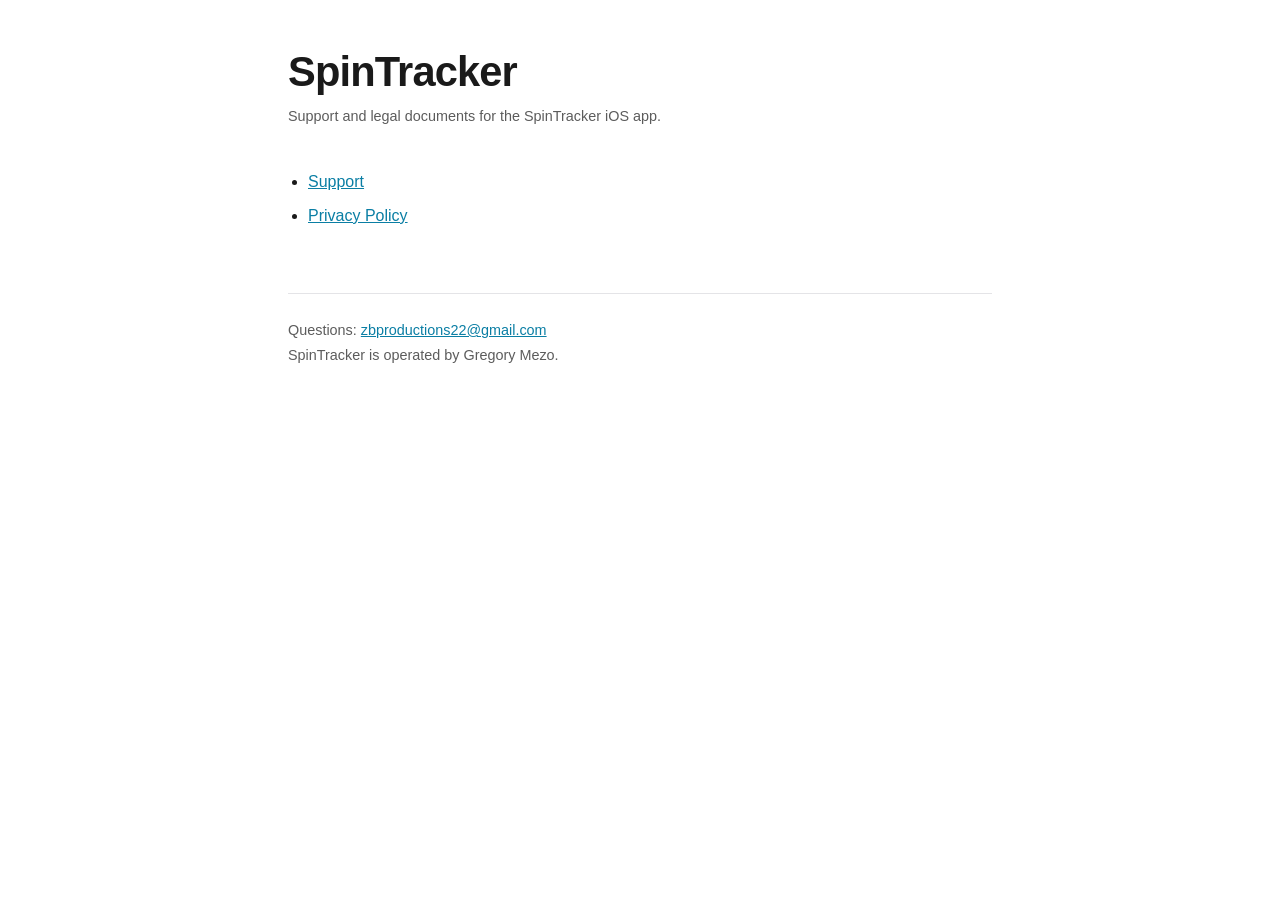
<file: index.html>
<!doctype html>
<html lang="en">
<head>
<meta charset="utf-8">
<meta name="viewport" content="width=device-width, initial-scale=1">
<title>SpinTracker — Support &amp; Legal</title>
<meta name="description" content="Support and legal documents for the SpinTracker iOS app.">
<link rel="stylesheet" href="style.css">
</head>
<body>
<main>
<h1>SpinTracker</h1>
<p class="effective">Support and legal documents for the SpinTracker iOS app.</p>
<ul>
<li><a href="support.html">Support</a></li>
<li><a href="privacy-policy.html">Privacy Policy</a></li>
</ul>
<footer>
Questions: <a href="mailto:zbproductions22@gmail.com">zbproductions22@gmail.com</a><br>
SpinTracker is operated by Gregory Mezo.
</footer>
</main>
</body>
</html>
</file>
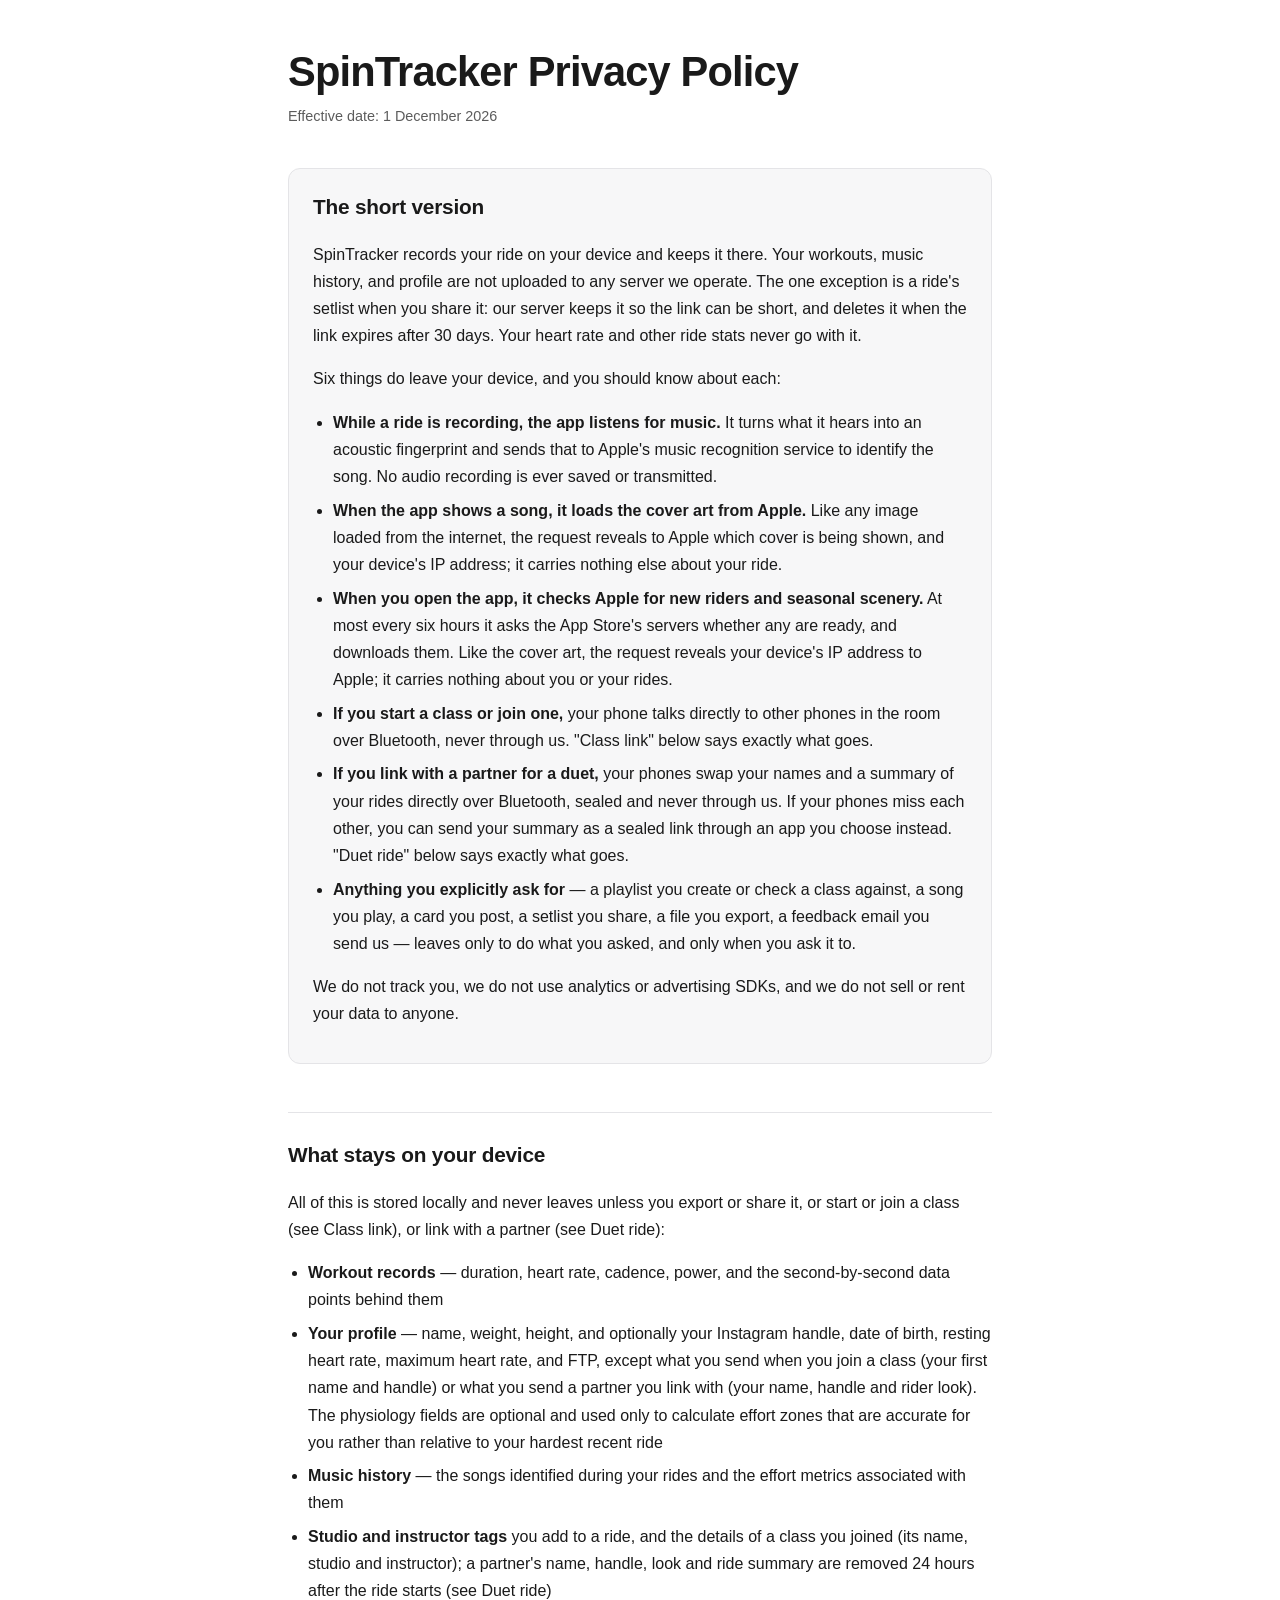
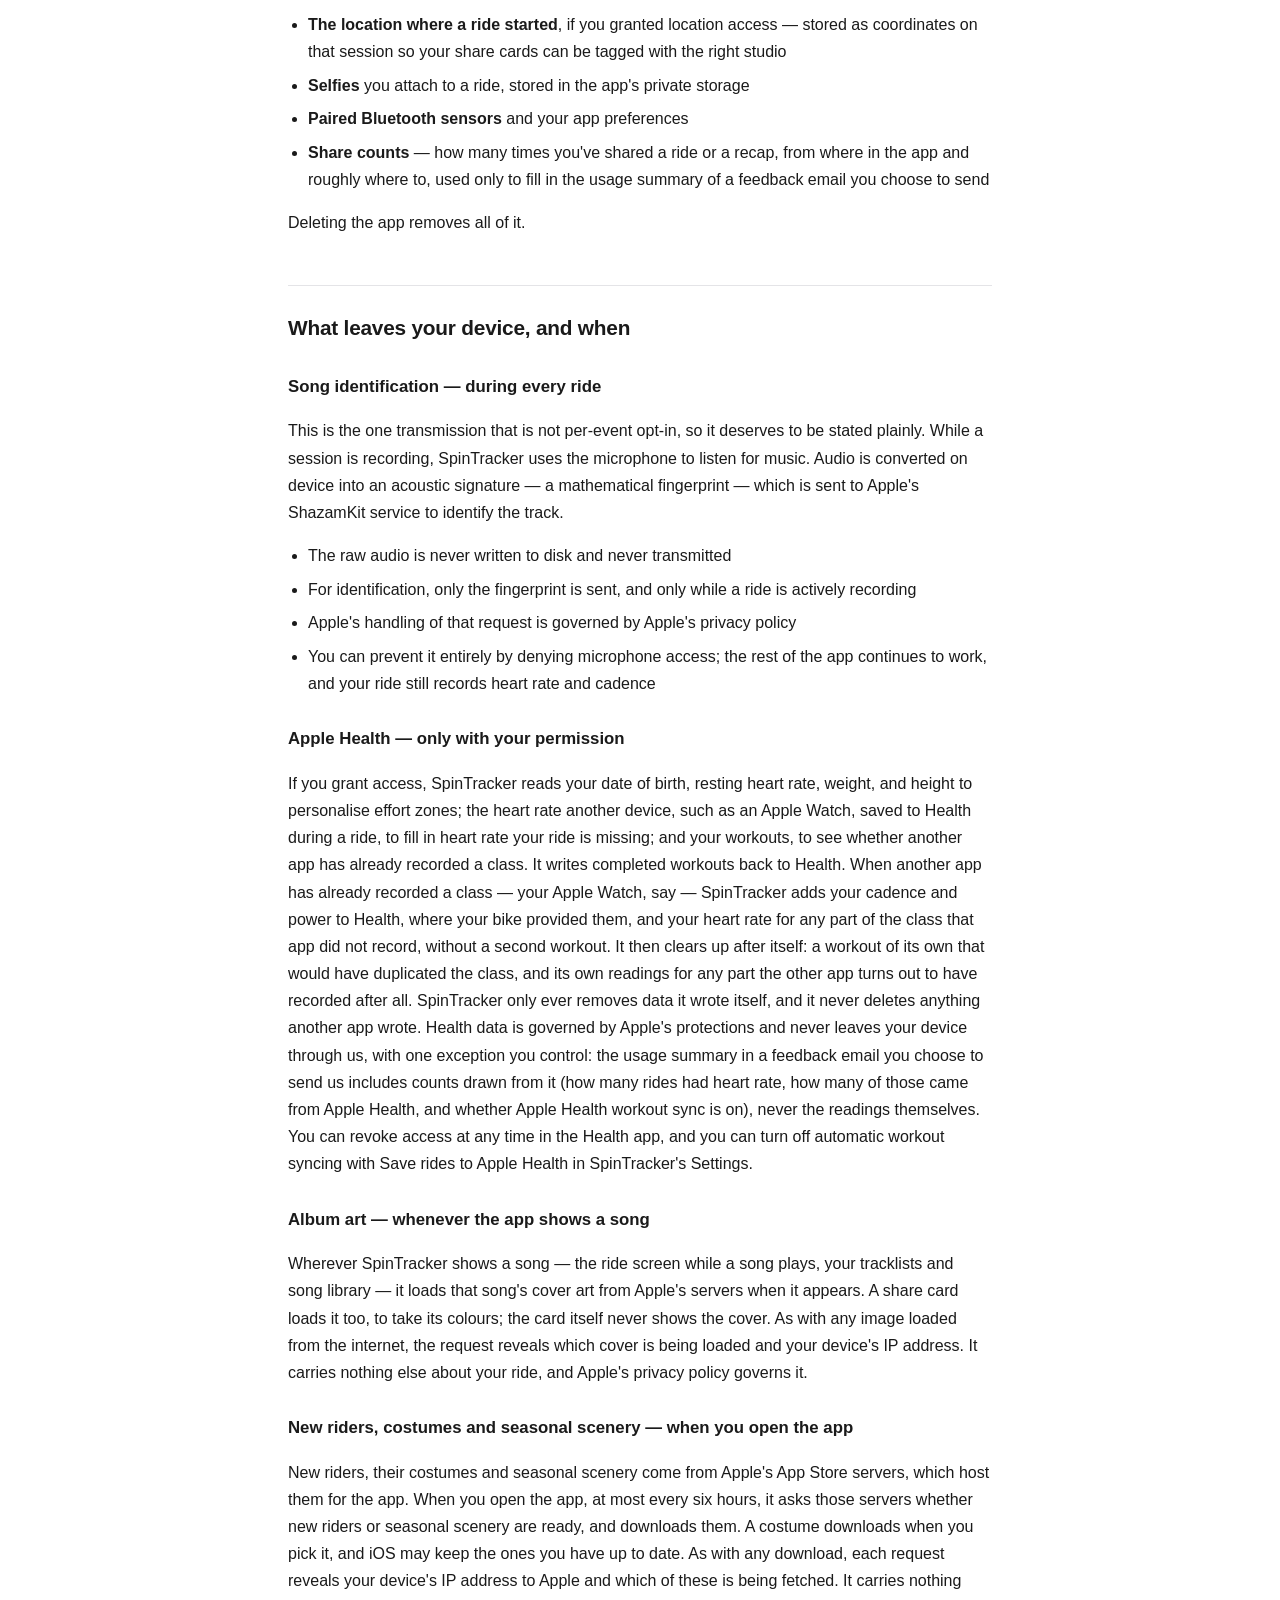
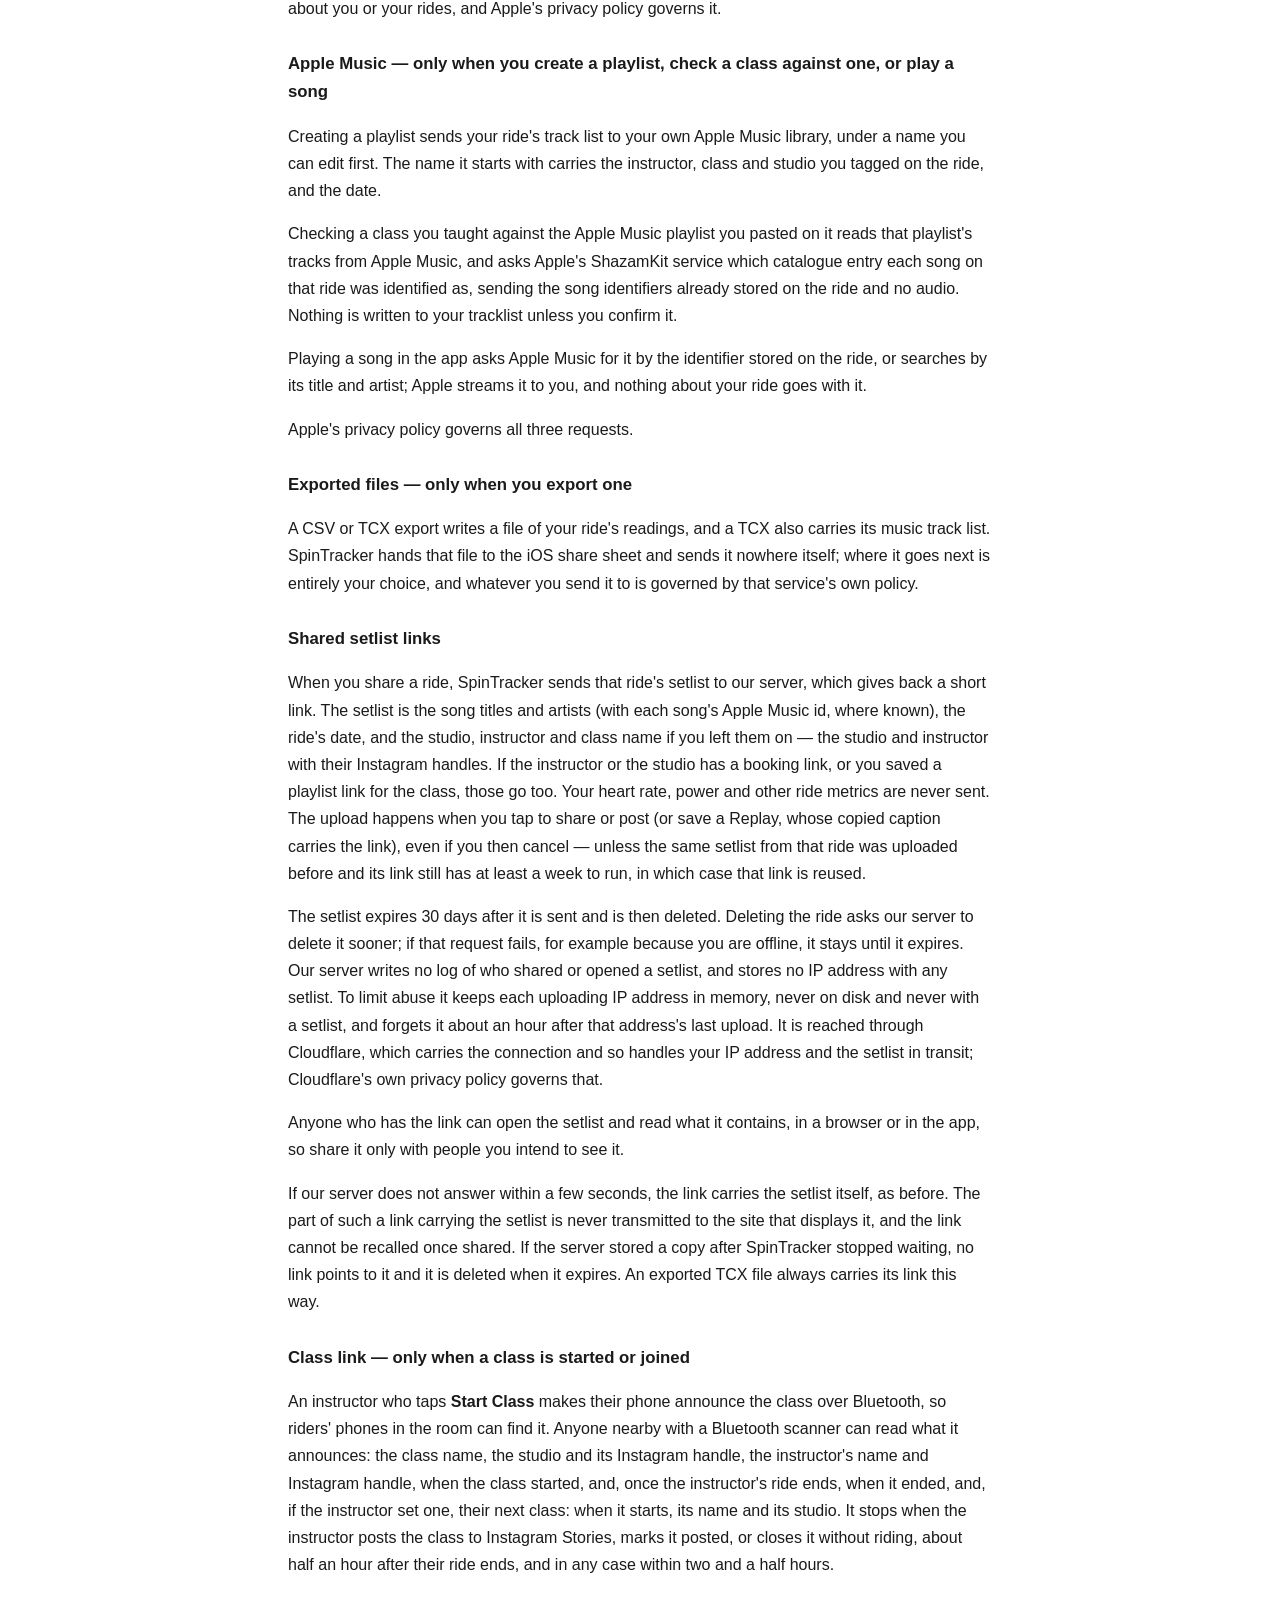
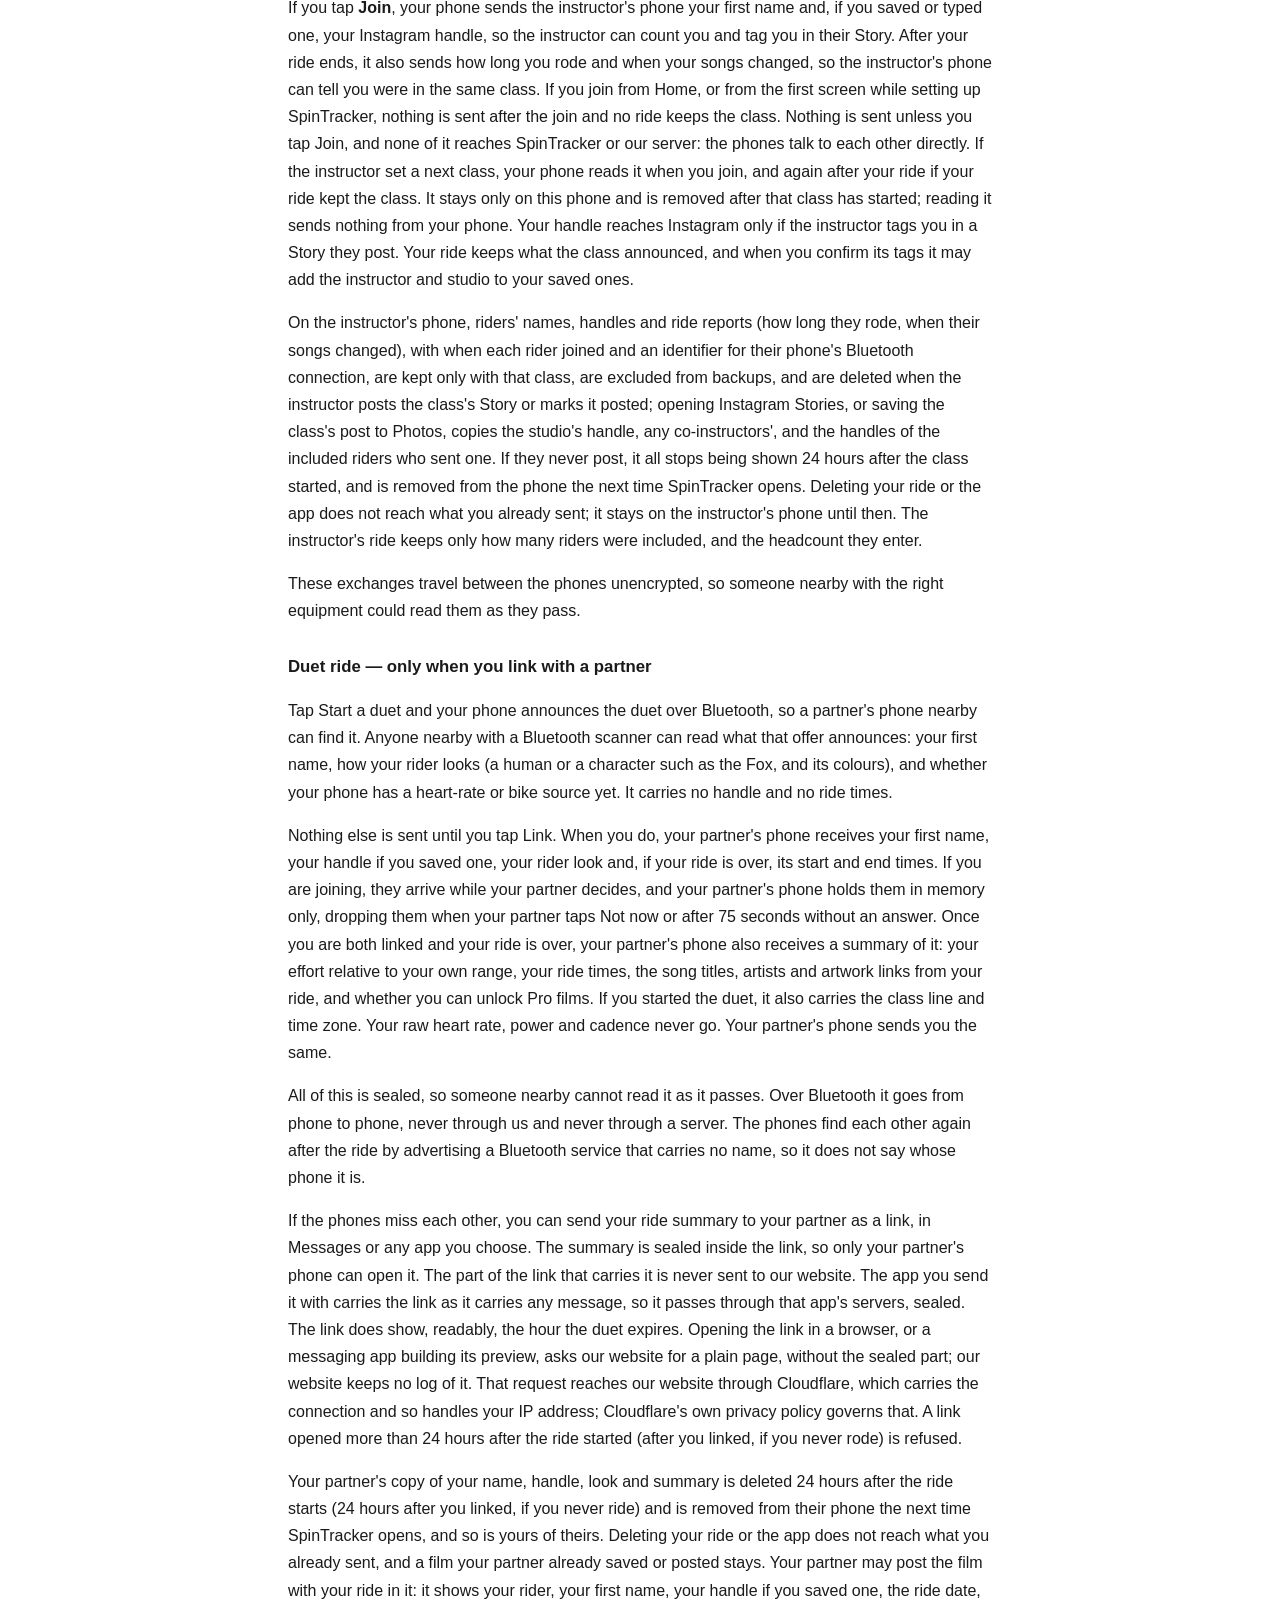
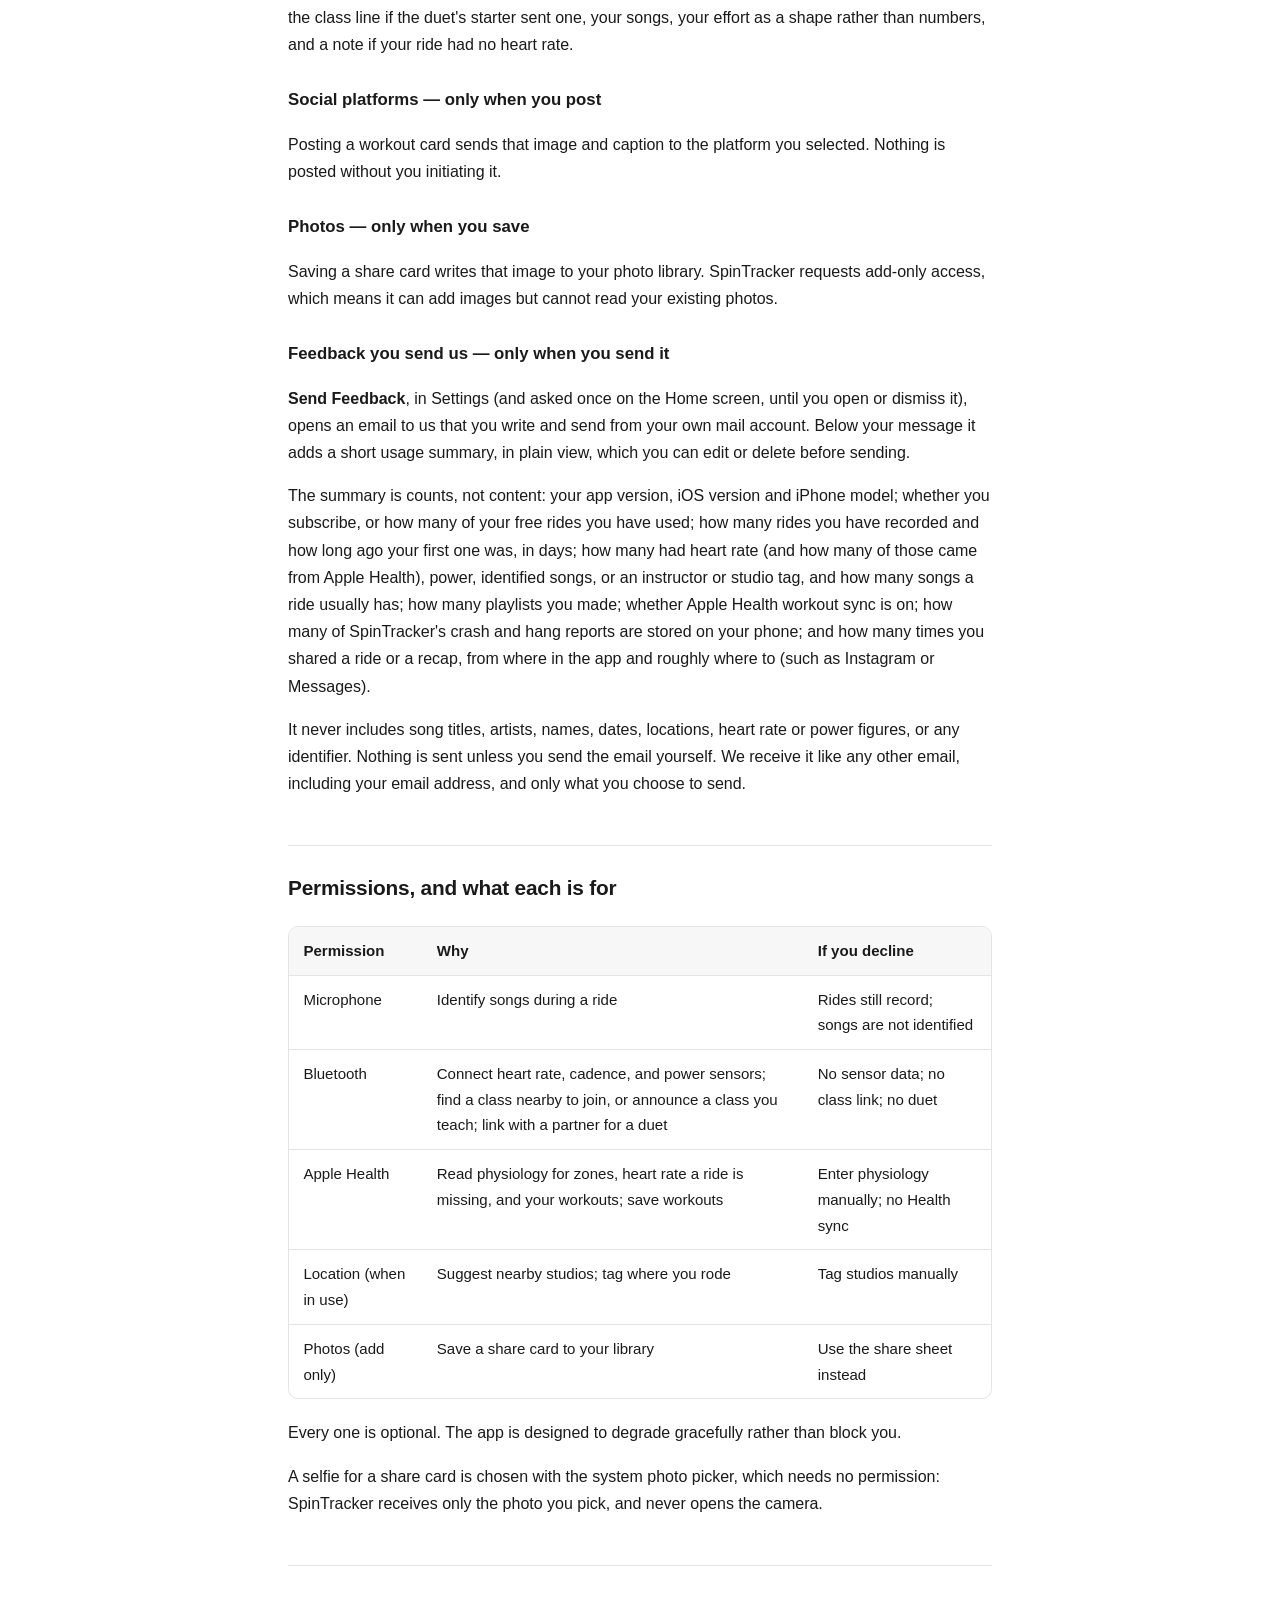
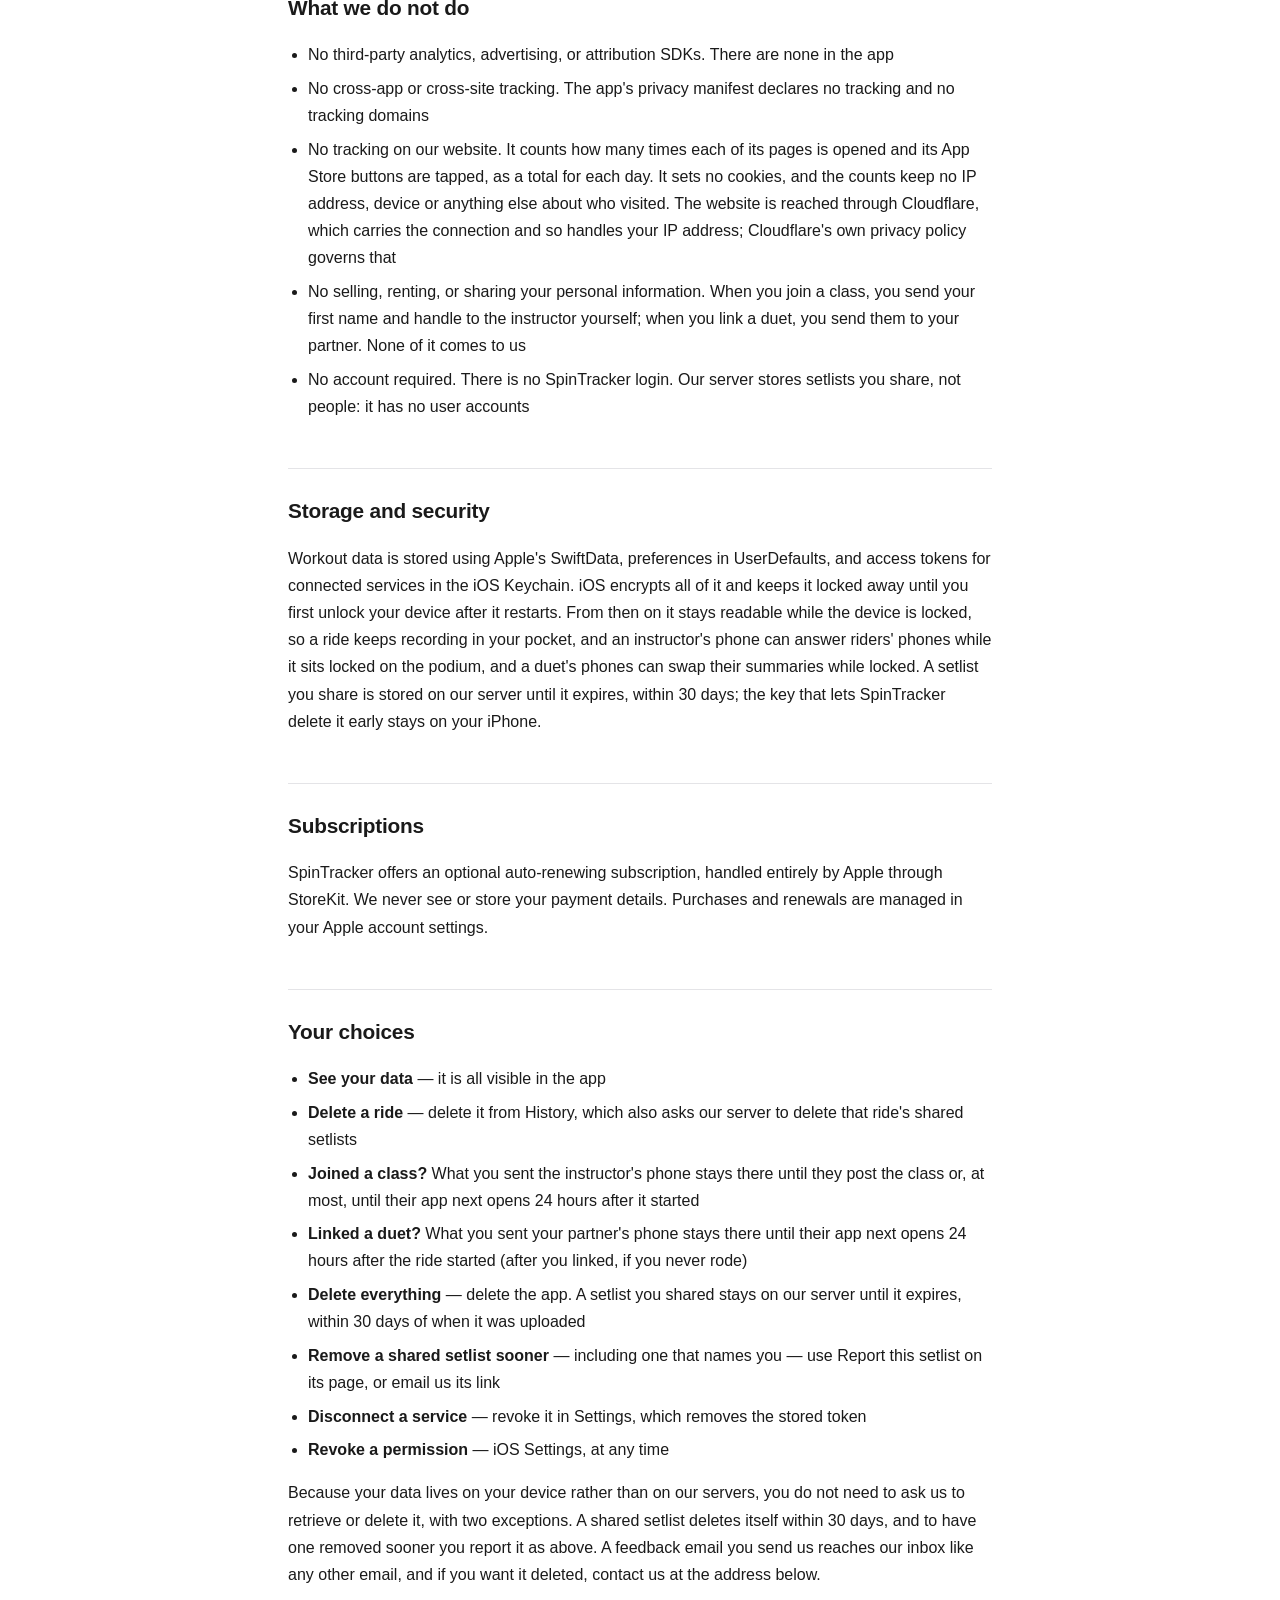
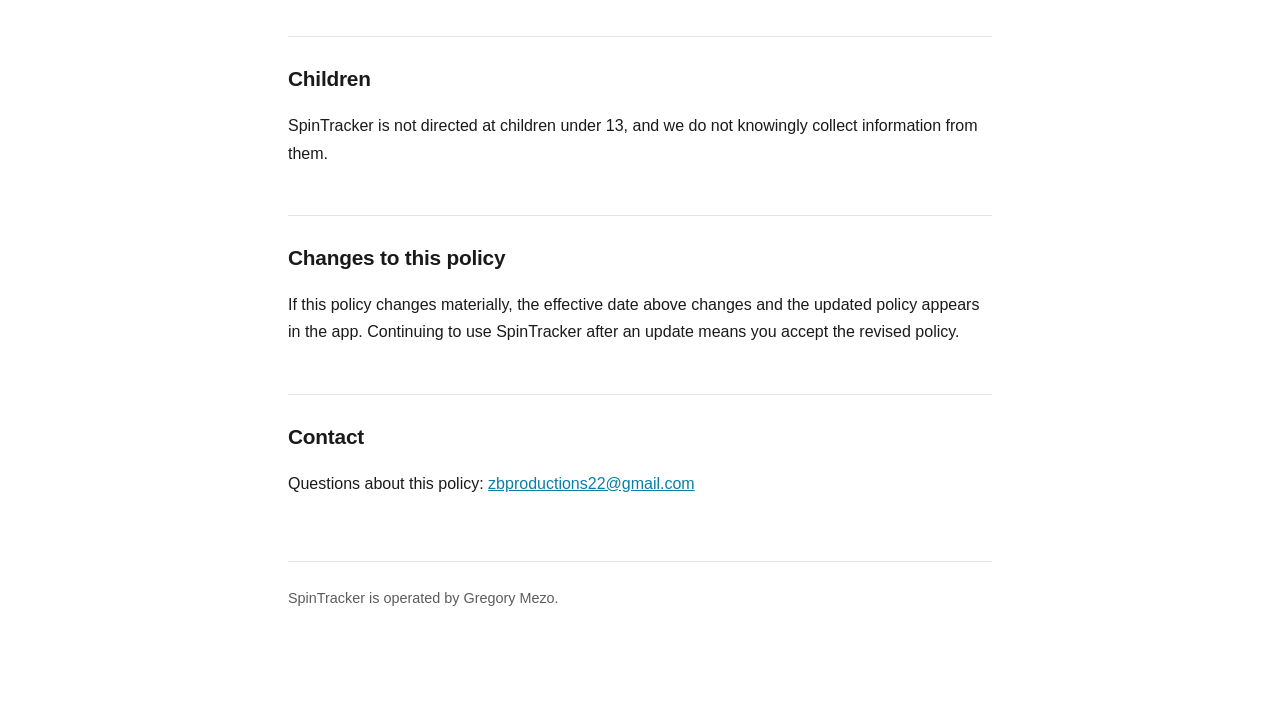
<file: privacy-policy.html>
<!doctype html>
<html lang="en">
<head>
<meta charset="utf-8">
<meta name="viewport" content="width=device-width, initial-scale=1">
<title>Privacy Policy — SpinTracker</title>
<meta name="description" content="How SpinTracker handles your workout, music, health and location data.">
<link rel="stylesheet" href="style.css">
</head>
<body>
<main>

<h1>SpinTracker Privacy Policy</h1>
<p class="effective">Effective date: 1 December 2026</p>
<div class="lede">
<h2>The short version</h2>
<p>SpinTracker records your ride on your device and keeps it there. Your workouts, music history, and profile are not uploaded to any server we operate. The one exception is a ride's setlist when you share it: our server keeps it so the link can be short, and deletes it when the link expires after 30 days. Your heart rate and other ride stats never go with it.</p>
<p>Six things do leave your device, and you should know about each:</p>
<ul>
<li><strong>While a ride is recording, the app listens for music.</strong> It turns what it hears into an acoustic fingerprint and sends that to Apple's music recognition service to identify the song. No audio recording is ever saved or transmitted.</li>
<li><strong>When the app shows a song, it loads the cover art from Apple.</strong> Like any image loaded from the internet, the request reveals to Apple which cover is being shown, and your device's IP address; it carries nothing else about your ride.</li>
<li><strong>When you open the app, it checks Apple for new riders and seasonal scenery.</strong> At most every six hours it asks the App Store's servers whether any are ready, and downloads them. Like the cover art, the request reveals your device's IP address to Apple; it carries nothing about you or your rides.</li>
<li><strong>If you start a class or join one,</strong> your phone talks directly to other phones in the room over Bluetooth, never through us. "Class link" below says exactly what goes.</li>
<li><strong>If you link with a partner for a duet,</strong> your phones swap your names and a summary of your rides directly over Bluetooth, sealed and never through us. If your phones miss each other, you can send your summary as a sealed link through an app you choose instead. "Duet ride" below says exactly what goes.</li>
<li><strong>Anything you explicitly ask for</strong> — a playlist you create or check a class against, a song you play, a card you post, a setlist you share, a file you export, a feedback email you send us — leaves only to do what you asked, and only when you ask it to.</li>
</ul>
<p>We do not track you, we do not use analytics or advertising SDKs, and we do not sell or rent your data to anyone.</p>
</div>

<h2>What stays on your device</h2>
<p>All of this is stored locally and never leaves unless you export or share it, or start or join a class (see Class link), or link with a partner (see Duet ride):</p>
<ul>
<li><strong>Workout records</strong> — duration, heart rate, cadence, power, and the second-by-second data points behind them</li>
<li><strong>Your profile</strong> — name, weight, height, and optionally your Instagram handle, date of birth, resting heart rate, maximum heart rate, and FTP, except what you send when you join a class (your first name and handle) or what you send a partner you link with (your name, handle and rider look). The physiology fields are optional and used only to calculate effort zones that are accurate for you rather than relative to your hardest recent ride</li>
<li><strong>Music history</strong> — the songs identified during your rides and the effort metrics associated with them</li>
<li><strong>Studio and instructor tags</strong> you add to a ride, and the details of a class you joined (its name, studio and instructor); a partner's name, handle, look and ride summary are removed 24 hours after the ride starts (see Duet ride)</li>
<li><strong>The location where a ride started</strong>, if you granted location access — stored as coordinates on that session so your share cards can be tagged with the right studio</li>
<li><strong>Selfies</strong> you attach to a ride, stored in the app's private storage</li>
<li><strong>Paired Bluetooth sensors</strong> and your app preferences</li>
<li><strong>Share counts</strong> — how many times you've shared a ride or a recap, from where in the app and roughly where to, used only to fill in the usage summary of a feedback email you choose to send</li>
</ul>
<p>Deleting the app removes all of it.</p>
<h2>What leaves your device, and when</h2>
<h3>Song identification — during every ride</h3>
<p>This is the one transmission that is not per-event opt-in, so it deserves to be stated plainly. While a session is recording, SpinTracker uses the microphone to listen for music. Audio is converted on device into an acoustic signature — a mathematical fingerprint — which is sent to Apple's ShazamKit service to identify the track.</p>
<ul>
<li>The raw audio is never written to disk and never transmitted</li>
<li>For identification, only the fingerprint is sent, and only while a ride is actively recording</li>
<li>Apple's handling of that request is governed by Apple's privacy policy</li>
<li>You can prevent it entirely by denying microphone access; the rest of the app continues to work, and your ride still records heart rate and cadence</li>
</ul>
<h3>Apple Health — only with your permission</h3>
<p>If you grant access, SpinTracker reads your date of birth, resting heart rate, weight, and height to personalise effort zones; the heart rate another device, such as an Apple Watch, saved to Health during a ride, to fill in heart rate your ride is missing; and your workouts, to see whether another app has already recorded a class. It writes completed workouts back to Health. When another app has already recorded a class — your Apple Watch, say — SpinTracker adds your cadence and power to Health, where your bike provided them, and your heart rate for any part of the class that app did not record, without a second workout. It then clears up after itself: a workout of its own that would have duplicated the class, and its own readings for any part the other app turns out to have recorded after all. SpinTracker only ever removes data it wrote itself, and it never deletes anything another app wrote. Health data is governed by Apple's protections and never leaves your device through us, with one exception you control: the usage summary in a feedback email you choose to send us includes counts drawn from it (how many rides had heart rate, how many of those came from Apple Health, and whether Apple Health workout sync is on), never the readings themselves. You can revoke access at any time in the Health app, and you can turn off automatic workout syncing with Save rides to Apple Health in SpinTracker's Settings.</p>
<h3>Album art — whenever the app shows a song</h3>
<p>Wherever SpinTracker shows a song — the ride screen while a song plays, your tracklists and song library — it loads that song's cover art from Apple's servers when it appears. A share card loads it too, to take its colours; the card itself never shows the cover. As with any image loaded from the internet, the request reveals which cover is being loaded and your device's IP address. It carries nothing else about your ride, and Apple's privacy policy governs it.</p>
<h3>New riders, costumes and seasonal scenery — when you open the app</h3>
<p>New riders, their costumes and seasonal scenery come from Apple's App Store servers, which host them for the app. When you open the app, at most every six hours, it asks those servers whether new riders or seasonal scenery are ready, and downloads them. A costume downloads when you pick it, and iOS may keep the ones you have up to date. As with any download, each request reveals your device's IP address to Apple and which of these is being fetched. It carries nothing about you or your rides, and Apple's privacy policy governs it.</p>
<h3>Apple Music — only when you create a playlist, check a class against one, or play a song</h3>
<p>Creating a playlist sends your ride's track list to your own Apple Music library, under a name you can edit first. The name it starts with carries the instructor, class and studio you tagged on the ride, and the date.</p>
<p>Checking a class you taught against the Apple Music playlist you pasted on it reads that playlist's tracks from Apple Music, and asks Apple's ShazamKit service which catalogue entry each song on that ride was identified as, sending the song identifiers already stored on the ride and no audio. Nothing is written to your tracklist unless you confirm it.</p>
<p>Playing a song in the app asks Apple Music for it by the identifier stored on the ride, or searches by its title and artist; Apple streams it to you, and nothing about your ride goes with it.</p>
<p>Apple's privacy policy governs all three requests.</p>
<h3>Exported files — only when you export one</h3>
<p>A CSV or TCX export writes a file of your ride's readings, and a TCX also carries its music track list. SpinTracker hands that file to the iOS share sheet and sends it nowhere itself; where it goes next is entirely your choice, and whatever you send it to is governed by that service's own policy.</p>
<h3>Shared setlist links</h3>
<p>When you share a ride, SpinTracker sends that ride's setlist to our server, which gives back a short link. The setlist is the song titles and artists (with each song's Apple Music id, where known), the ride's date, and the studio, instructor and class name if you left them on — the studio and instructor with their Instagram handles. If the instructor or the studio has a booking link, or you saved a playlist link for the class, those go too. Your heart rate, power and other ride metrics are never sent. The upload happens when you tap to share or post (or save a Replay, whose copied caption carries the link), even if you then cancel — unless the same setlist from that ride was uploaded before and its link still has at least a week to run, in which case that link is reused.</p>
<p>The setlist expires 30 days after it is sent and is then deleted. Deleting the ride asks our server to delete it sooner; if that request fails, for example because you are offline, it stays until it expires. Our server writes no log of who shared or opened a setlist, and stores no IP address with any setlist. To limit abuse it keeps each uploading IP address in memory, never on disk and never with a setlist, and forgets it about an hour after that address's last upload. It is reached through Cloudflare, which carries the connection and so handles your IP address and the setlist in transit; Cloudflare's own privacy policy governs that.</p>
<p>Anyone who has the link can open the setlist and read what it contains, in a browser or in the app, so share it only with people you intend to see it.</p>
<p>If our server does not answer within a few seconds, the link carries the setlist itself, as before. The part of such a link carrying the setlist is never transmitted to the site that displays it, and the link cannot be recalled once shared. If the server stored a copy after SpinTracker stopped waiting, no link points to it and it is deleted when it expires. An exported TCX file always carries its link this way.</p>
<h3>Class link — only when a class is started or joined</h3>
<p>An instructor who taps <strong>Start Class</strong> makes their phone announce the class over Bluetooth, so riders' phones in the room can find it. Anyone nearby with a Bluetooth scanner can read what it announces: the class name, the studio and its Instagram handle, the instructor's name and Instagram handle, when the class started, and, once the instructor's ride ends, when it ended, and, if the instructor set one, their next class: when it starts, its name and its studio. It stops when the instructor posts the class to Instagram Stories, marks it posted, or closes it without riding, about half an hour after their ride ends, and in any case within two and a half hours.</p>
<p>If you tap <strong>Join</strong>, your phone sends the instructor's phone your first name and, if you saved or typed one, your Instagram handle, so the instructor can count you and tag you in their Story. After your ride ends, it also sends how long you rode and when your songs changed, so the instructor's phone can tell you were in the same class. If you join from Home, or from the first screen while setting up SpinTracker, nothing is sent after the join and no ride keeps the class. Nothing is sent unless you tap Join, and none of it reaches SpinTracker or our server: the phones talk to each other directly. If the instructor set a next class, your phone reads it when you join, and again after your ride if your ride kept the class. It stays only on this phone and is removed after that class has started; reading it sends nothing from your phone. Your handle reaches Instagram only if the instructor tags you in a Story they post. Your ride keeps what the class announced, and when you confirm its tags it may add the instructor and studio to your saved ones.</p>
<p>On the instructor's phone, riders' names, handles and ride reports (how long they rode, when their songs changed), with when each rider joined and an identifier for their phone's Bluetooth connection, are kept only with that class, are excluded from backups, and are deleted when the instructor posts the class's Story or marks it posted; opening Instagram Stories, or saving the class's post to Photos, copies the studio's handle, any co-instructors', and the handles of the included riders who sent one. If they never post, it all stops being shown 24 hours after the class started, and is removed from the phone the next time SpinTracker opens. Deleting your ride or the app does not reach what you already sent; it stays on the instructor's phone until then. The instructor's ride keeps only how many riders were included, and the headcount they enter.</p>
<p>These exchanges travel between the phones unencrypted, so someone nearby with the right equipment could read them as they pass.</p>
<h3>Duet ride — only when you link with a partner</h3>
<p>Tap Start a duet and your phone announces the duet over Bluetooth, so a partner's phone nearby can find it. Anyone nearby with a Bluetooth scanner can read what that offer announces: your first name, how your rider looks (a human or a character such as the Fox, and its colours), and whether your phone has a heart-rate or bike source yet. It carries no handle and no ride times.</p>
<p>Nothing else is sent until you tap Link. When you do, your partner's phone receives your first name, your handle if you saved one, your rider look and, if your ride is over, its start and end times. If you are joining, they arrive while your partner decides, and your partner's phone holds them in memory only, dropping them when your partner taps Not now or after 75 seconds without an answer. Once you are both linked and your ride is over, your partner's phone also receives a summary of it: your effort relative to your own range, your ride times, the song titles, artists and artwork links from your ride, and whether you can unlock Pro films. If you started the duet, it also carries the class line and time zone. Your raw heart rate, power and cadence never go. Your partner's phone sends you the same.</p>
<p>All of this is sealed, so someone nearby cannot read it as it passes. Over Bluetooth it goes from phone to phone, never through us and never through a server. The phones find each other again after the ride by advertising a Bluetooth service that carries no name, so it does not say whose phone it is.</p>
<p>If the phones miss each other, you can send your ride summary to your partner as a link, in Messages or any app you choose. The summary is sealed inside the link, so only your partner's phone can open it. The part of the link that carries it is never sent to our website. The app you send it with carries the link as it carries any message, so it passes through that app's servers, sealed. The link does show, readably, the hour the duet expires. Opening the link in a browser, or a messaging app building its preview, asks our website for a plain page, without the sealed part; our website keeps no log of it. That request reaches our website through Cloudflare, which carries the connection and so handles your IP address; Cloudflare's own privacy policy governs that. A link opened more than 24 hours after the ride started (after you linked, if you never rode) is refused.</p>
<p>Your partner's copy of your name, handle, look and summary is deleted 24 hours after the ride starts (24 hours after you linked, if you never ride) and is removed from their phone the next time SpinTracker opens, and so is yours of theirs. Deleting your ride or the app does not reach what you already sent, and a film your partner already saved or posted stays. Your partner may post the film with your ride in it: it shows your rider, your first name, your handle if you saved one, the ride date, the class line if the duet's starter sent one, your songs, your effort as a shape rather than numbers, and a note if your ride had no heart rate.</p>
<h3>Social platforms — only when you post</h3>
<p>Posting a workout card sends that image and caption to the platform you selected. Nothing is posted without you initiating it.</p>
<h3>Photos — only when you save</h3>
<p>Saving a share card writes that image to your photo library. SpinTracker requests add-only access, which means it can add images but cannot read your existing photos.</p>
<h3>Feedback you send us — only when you send it</h3>
<p><strong>Send Feedback</strong>, in Settings (and asked once on the Home screen, until you open or dismiss it), opens an email to us that you write and send from your own mail account. Below your message it adds a short usage summary, in plain view, which you can edit or delete before sending.</p>
<p>The summary is counts, not content: your app version, iOS version and iPhone model; whether you subscribe, or how many of your free rides you have used; how many rides you have recorded and how long ago your first one was, in days; how many had heart rate (and how many of those came from Apple Health), power, identified songs, or an instructor or studio tag, and how many songs a ride usually has; how many playlists you made; whether Apple Health workout sync is on; how many of SpinTracker's crash and hang reports are stored on your phone; and how many times you shared a ride or a recap, from where in the app and roughly where to (such as Instagram or Messages).</p>
<p>It never includes song titles, artists, names, dates, locations, heart rate or power figures, or any identifier. Nothing is sent unless you send the email yourself. We receive it like any other email, including your email address, and only what you choose to send.</p>
<h2>Permissions, and what each is for</h2>
<div class="table-wrap">
<table>
<thead>
<tr><th>Permission</th><th>Why</th><th>If you decline</th></tr>
</thead>
<tbody>
<tr><td>Microphone</td><td>Identify songs during a ride</td><td>Rides still record; songs are not identified</td></tr>
<tr><td>Bluetooth</td><td>Connect heart rate, cadence, and power sensors; find a class nearby to join, or announce a class you teach; link with a partner for a duet</td><td>No sensor data; no class link; no duet</td></tr>
<tr><td>Apple Health</td><td>Read physiology for zones, heart rate a ride is missing, and your workouts; save workouts</td><td>Enter physiology manually; no Health sync</td></tr>
<tr><td>Location (when in use)</td><td>Suggest nearby studios; tag where you rode</td><td>Tag studios manually</td></tr>
<tr><td>Photos (add only)</td><td>Save a share card to your library</td><td>Use the share sheet instead</td></tr>
</tbody>
</table>
</div>
<p>Every one is optional. The app is designed to degrade gracefully rather than block you.</p>
<p>A selfie for a share card is chosen with the system photo picker, which needs no permission: SpinTracker receives only the photo you pick, and never opens the camera.</p>
<h2>What we do not do</h2>
<ul>
<li>No third-party analytics, advertising, or attribution SDKs. There are none in the app</li>
<li>No cross-app or cross-site tracking. The app's privacy manifest declares no tracking and no tracking domains</li>
<li>No tracking on our website. It counts how many times each of its pages is opened and its App Store buttons are tapped, as a total for each day. It sets no cookies, and the counts keep no IP address, device or anything else about who visited. The website is reached through Cloudflare, which carries the connection and so handles your IP address; Cloudflare's own privacy policy governs that</li>
<li>No selling, renting, or sharing your personal information. When you join a class, you send your first name and handle to the instructor yourself; when you link a duet, you send them to your partner. None of it comes to us</li>
<li>No account required. There is no SpinTracker login. Our server stores setlists you share, not people: it has no user accounts</li>
</ul>
<h2>Storage and security</h2>
<p>Workout data is stored using Apple's SwiftData, preferences in UserDefaults, and access tokens for connected services in the iOS Keychain. iOS encrypts all of it and keeps it locked away until you first unlock your device after it restarts. From then on it stays readable while the device is locked, so a ride keeps recording in your pocket, and an instructor's phone can answer riders' phones while it sits locked on the podium, and a duet's phones can swap their summaries while locked. A setlist you share is stored on our server until it expires, within 30 days; the key that lets SpinTracker delete it early stays on your iPhone.</p>
<h2>Subscriptions</h2>
<p>SpinTracker offers an optional auto-renewing subscription, handled entirely by Apple through StoreKit. We never see or store your payment details. Purchases and renewals are managed in your Apple account settings.</p>
<h2>Your choices</h2>
<ul>
<li><strong>See your data</strong> — it is all visible in the app</li>
<li><strong>Delete a ride</strong> — delete it from History, which also asks our server to delete that ride's shared setlists</li>
<li><strong>Joined a class?</strong> What you sent the instructor's phone stays there until they post the class or, at most, until their app next opens 24 hours after it started</li>
<li><strong>Linked a duet?</strong> What you sent your partner's phone stays there until their app next opens 24 hours after the ride started (after you linked, if you never rode)</li>
<li><strong>Delete everything</strong> — delete the app. A setlist you shared stays on our server until it expires, within 30 days of when it was uploaded</li>
<li><strong>Remove a shared setlist sooner</strong> — including one that names you — use Report this setlist on its page, or email us its link</li>
<li><strong>Disconnect a service</strong> — revoke it in Settings, which removes the stored token</li>
<li><strong>Revoke a permission</strong> — iOS Settings, at any time</li>
</ul>
<p>Because your data lives on your device rather than on our servers, you do not need to ask us to retrieve or delete it, with two exceptions. A shared setlist deletes itself within 30 days, and to have one removed sooner you report it as above. A feedback email you send us reaches our inbox like any other email, and if you want it deleted, contact us at the address below.</p>
<h2>Children</h2>
<p>SpinTracker is not directed at children under 13, and we do not knowingly collect information from them.</p>
<h2>Changes to this policy</h2>
<p>If this policy changes materially, the effective date above changes and the updated policy appears in the app. Continuing to use SpinTracker after an update means you accept the revised policy.</p>
<h2>Contact</h2>
<p>Questions about this policy: <a href="mailto:zbproductions22@gmail.com">zbproductions22@gmail.com</a></p>


<footer> SpinTracker is operated by Gregory Mezo.
</footer>

</main>
</body>
</html>
</file>
<file: style.css>
:root {
  --bg: #ffffff;
  --fg: #1a1a1a;
  --muted: #5c5c5c;
  --rule: #e4e4e7;
  --accent: #0a7ea4;
  --card: #f7f7f8;
}

@media (prefers-color-scheme: dark) {
  :root {
    --bg: #0d0d0f;
    --fg: #ececee;
    --muted: #a1a1aa;
    --rule: #26262b;
    --accent: #38bdf8;
    --card: #17171a;
  }
}

* { box-sizing: border-box; }

body {
  margin: 0;
  padding: 3rem 1.25rem 6rem;
  background: var(--bg);
  color: var(--fg);
  font: 16px/1.7 -apple-system, BlinkMacSystemFont, "Segoe UI", Roboto, Helvetica, Arial, sans-serif;
  -webkit-text-size-adjust: 100%;
}

main { max-width: 44rem; margin: 0 auto; }

h1 {
  font-size: clamp(1.9rem, 5vw, 2.6rem);
  line-height: 1.15;
  letter-spacing: -0.02em;
  margin: 0 0 0.5rem;
}

h2 {
  font-size: 1.3rem;
  letter-spacing: -0.01em;
  margin: 3rem 0 0.75rem;
  padding-top: 1.5rem;
  border-top: 1px solid var(--rule);
}

h3 { font-size: 1.05rem; margin: 1.75rem 0 0.5rem; }

p, li { color: var(--fg); }
strong { font-weight: 650; }

a { color: var(--accent); }

.effective {
  color: var(--muted);
  font-size: 0.9rem;
  margin: 0 0 2.5rem;
}

.lede {
  background: var(--card);
  border: 1px solid var(--rule);
  border-radius: 12px;
  padding: 1.25rem 1.5rem;
  margin: 0 0 1rem;
}

.lede h2 {
  border-top: none;
  padding-top: 0;
  margin-top: 0;
}

ul { padding-left: 1.25rem; }
li { margin: 0.4rem 0; }

/* Wide content scrolls inside itself; the page never scrolls sideways. */
.table-wrap {
  overflow-x: auto;
  border: 1px solid var(--rule);
  border-radius: 10px;
  margin: 1.25rem 0;
}

table {
  border-collapse: collapse;
  width: 100%;
  min-width: 34rem;
  font-size: 0.94rem;
}

th, td {
  text-align: left;
  padding: 0.7rem 0.9rem;
  border-bottom: 1px solid var(--rule);
  vertical-align: top;
}

th {
  font-weight: 600;
  background: var(--card);
  white-space: nowrap;
}

tr:last-child td { border-bottom: none; }

footer {
  margin-top: 4rem;
  padding-top: 1.5rem;
  border-top: 1px solid var(--rule);
  color: var(--muted);
  font-size: 0.9rem;
}
</file>
